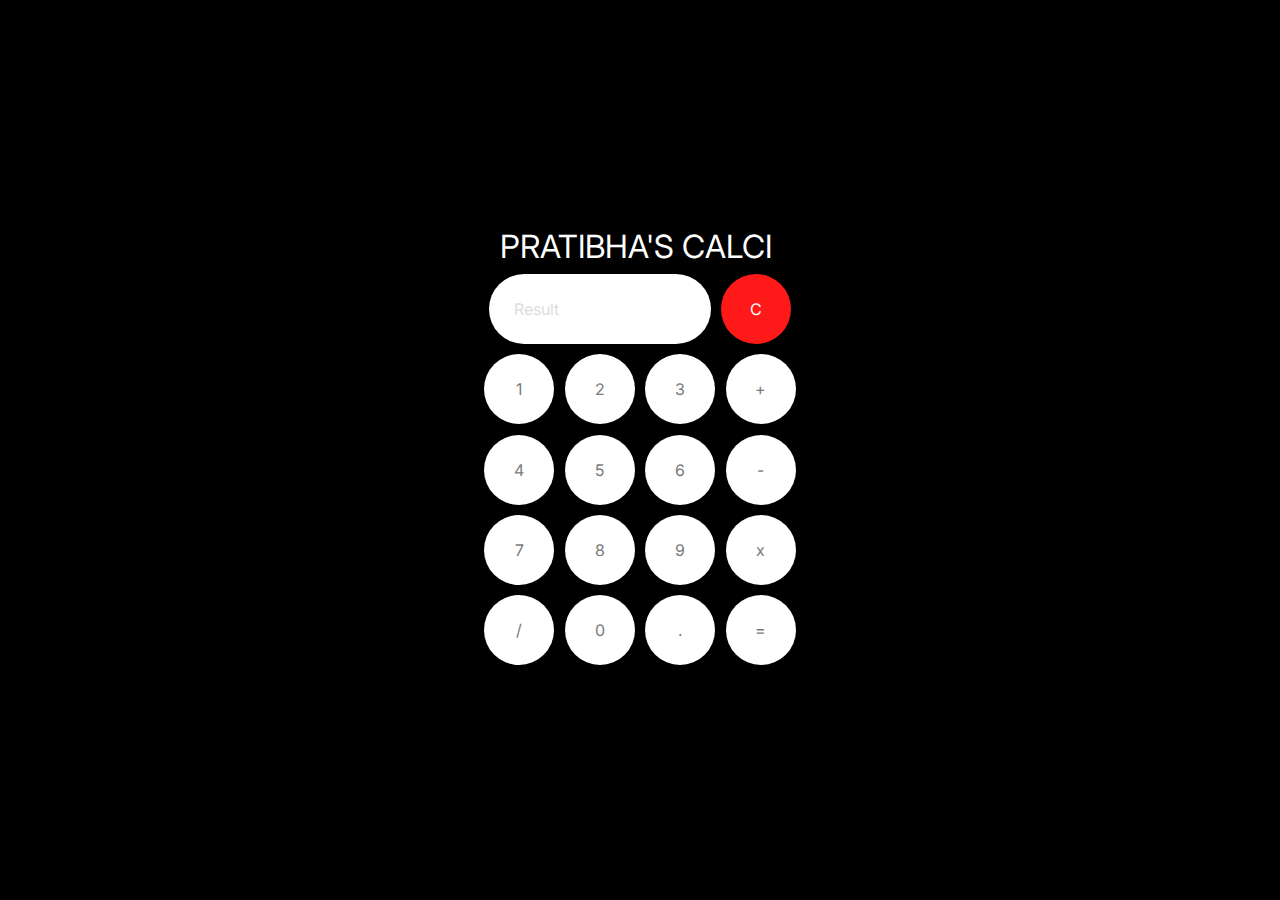
<file: calculator/index.html>
<!DOCTYPE html>
<html lang="en">

<head>
  <meta charset="utf-8" />
  <meta http-equiv="X-UA-Compatible" content="IE=edge" />
  <title>Calculator</title>
  <meta name="description" content="Simple Calculator With Dark Mode." />
  <meta name="viewport" content="width=device-width, initial-scale=1" />
  <link rel="icon" type="image/x-icon" href="assets/calculator.ico">
  <link rel="stylesheet" href="STYLE.css" id="theme" />
  <link rel="preconnect" href="https://fonts.googleapis.com">
  <link rel="preconnect" href="https://fonts.gstatic.com" crossorigin>
  <link href="https://fonts.googleapis.com/css2?family=Inter:wght@300;400&display=swap" rel="stylesheet">

</head>

<body>
  <div class="wrapper">
    <div class="container">
      <div class="header-container">
        <!-- This heading also notifies about the theme change.-->

        <h1 font-family: Georgia, 'Times New Roman', Times, serif;
        font size: 10px;>PRATIBHA'S CALCI</h1>

        <div class="top-buttons">
                 <button type="button" onclick="changeTheme()" class="theme-button">
                  </button>
        </div>
      </div>
      <div class="first-row">
        <input type="text" name="result" id="result" placeholder="Result" readonly />
        <input type="button" value="C" onclick="result.value=''" id="clear-button" />
      </div>
      <div class="second-row">
        <input type="button" value="1" onclick="liveScreen(1)" />
        <input type="button" value="2" onclick="liveScreen(2)" />
        <input type="button" value="3" onclick="liveScreen(3)" />
        <input type="button" value="+" onclick="liveScreen('+')" />
      </div>
      <div class="third-row">
        <input type="button" value="4" onclick=" liveScreen(4)" />
        <input type="button" value="5" onclick=" liveScreen(5)" />
        <input type="button" value="6" onclick=" liveScreen(6)" />
        <input type="button" value="-" onclick="liveScreen('-')" />
      </div>
      <div class="fourth-row">
        <input type="button" value="7" onclick="liveScreen(7)" />
        <input type="button" value="8" onclick="liveScreen(8)" />
        <input type="button" value="9" onclick=" liveScreen(9)" />
        <input type="button" value="x" onclick="liveScreen('*')" />
      </div>
      <div class="fifth-row">
        <input type="button" value="/" onclick="liveScreen('/')" />
        <input type="button" value="0" onclick="liveScreen(0)" />
        <input type="button" value="." onclick="liveScreen('.')" />
        <input type="button" value="=" onclick="calculate(result.value)" />
      </div>
    </div>
  </div>
  <script src="s.js">
  </script>
</body>

</html>
</file>
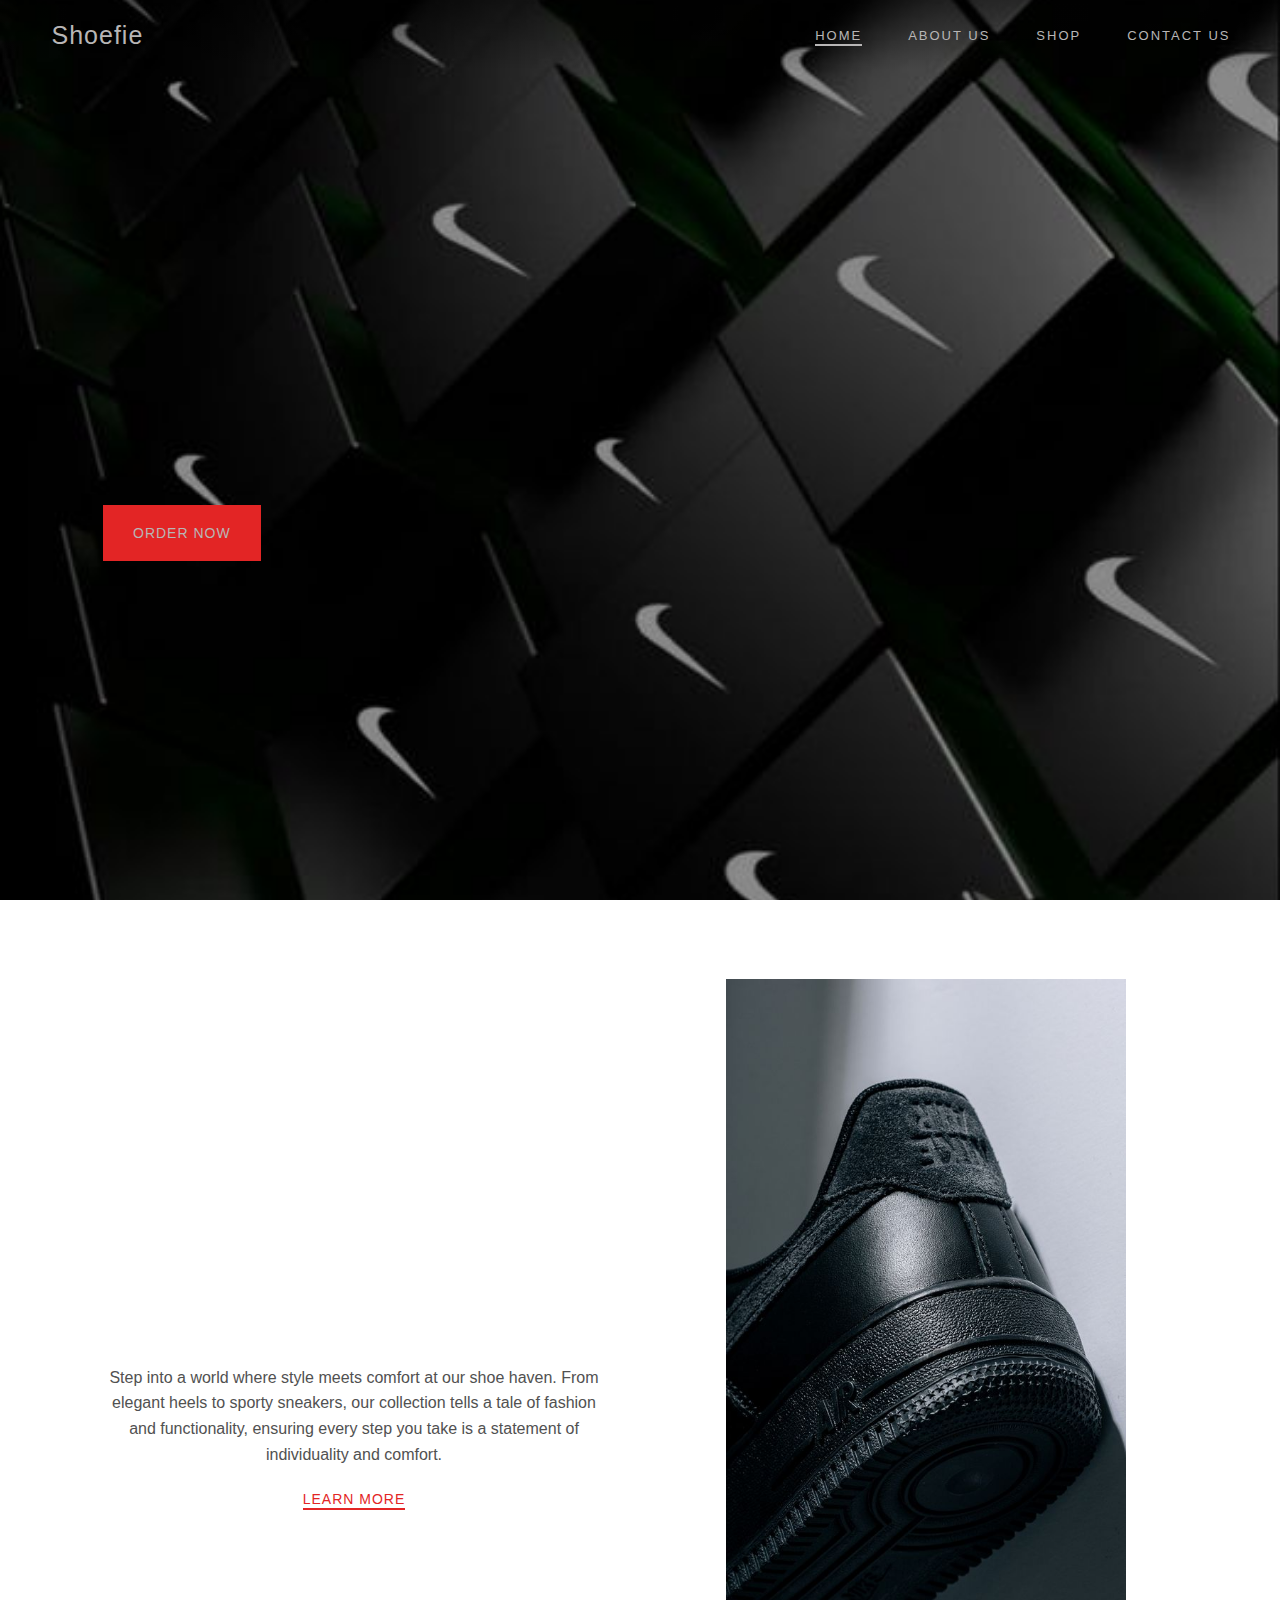
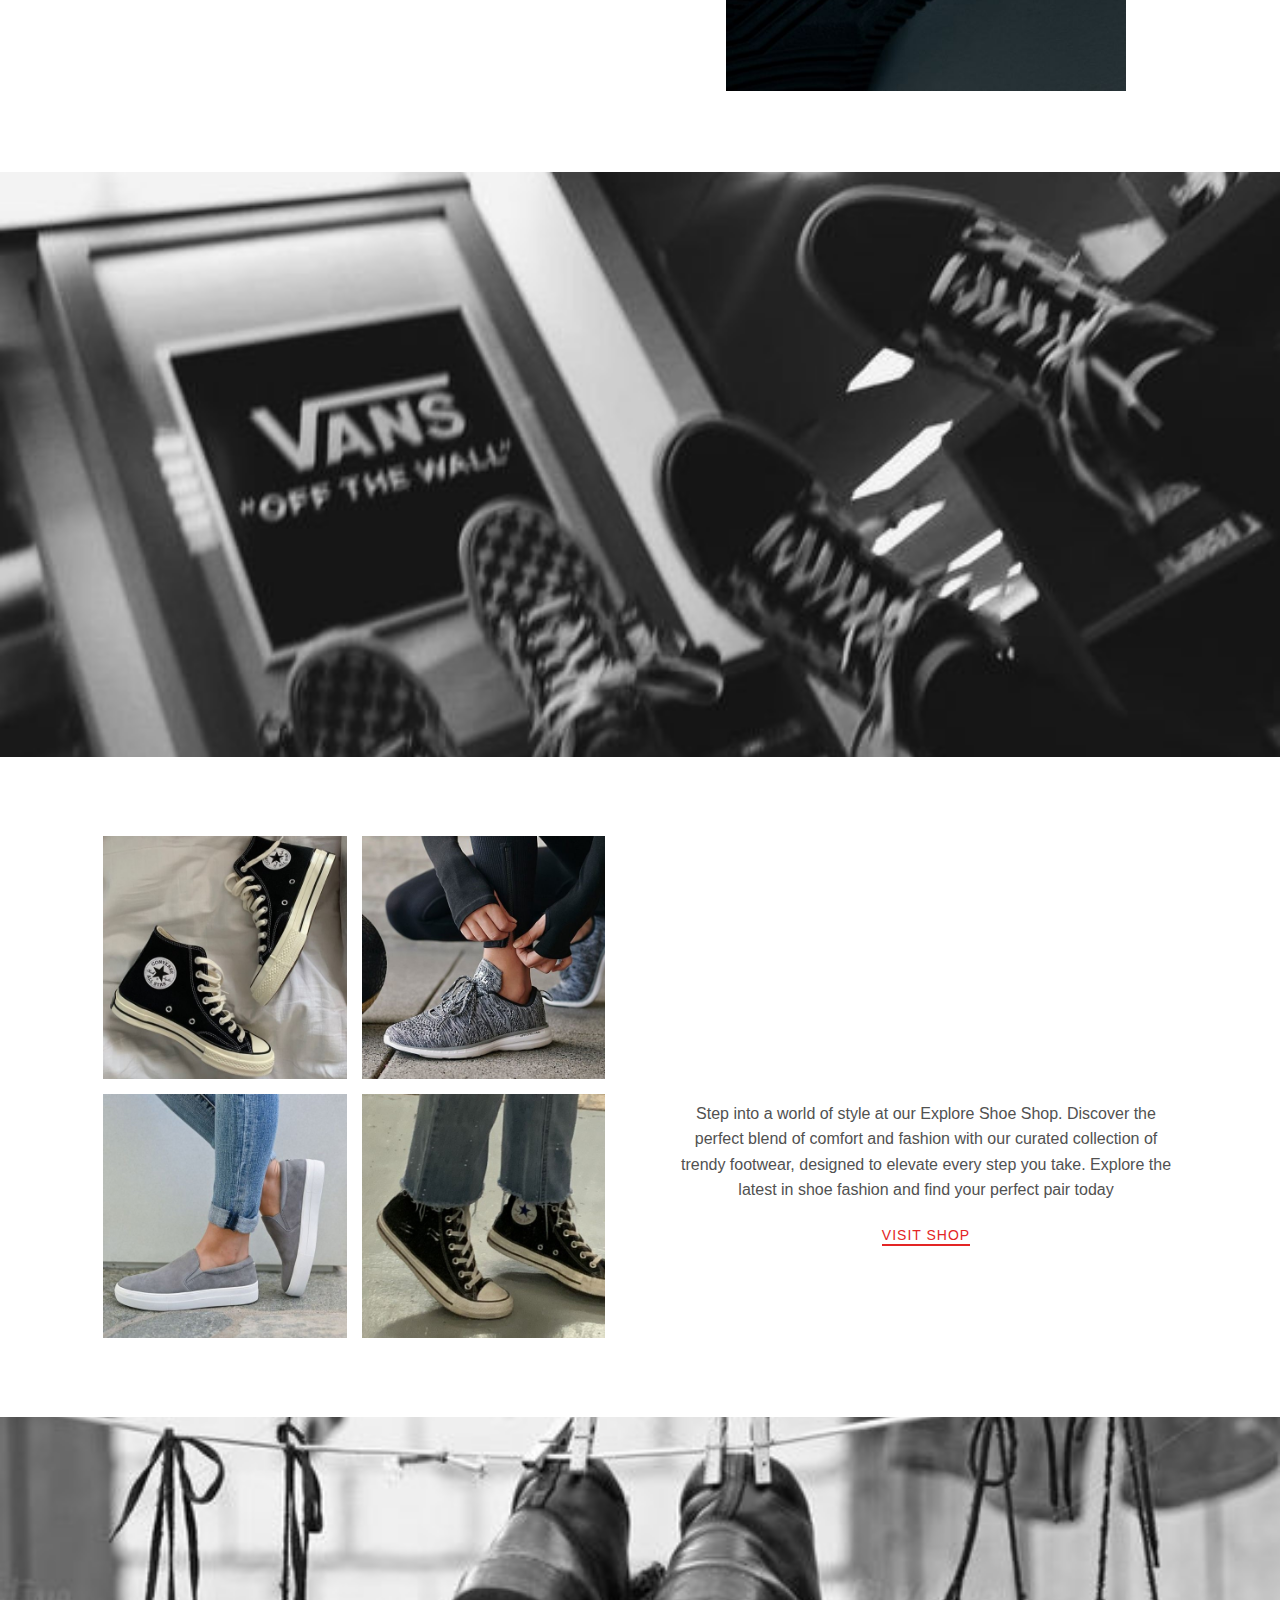
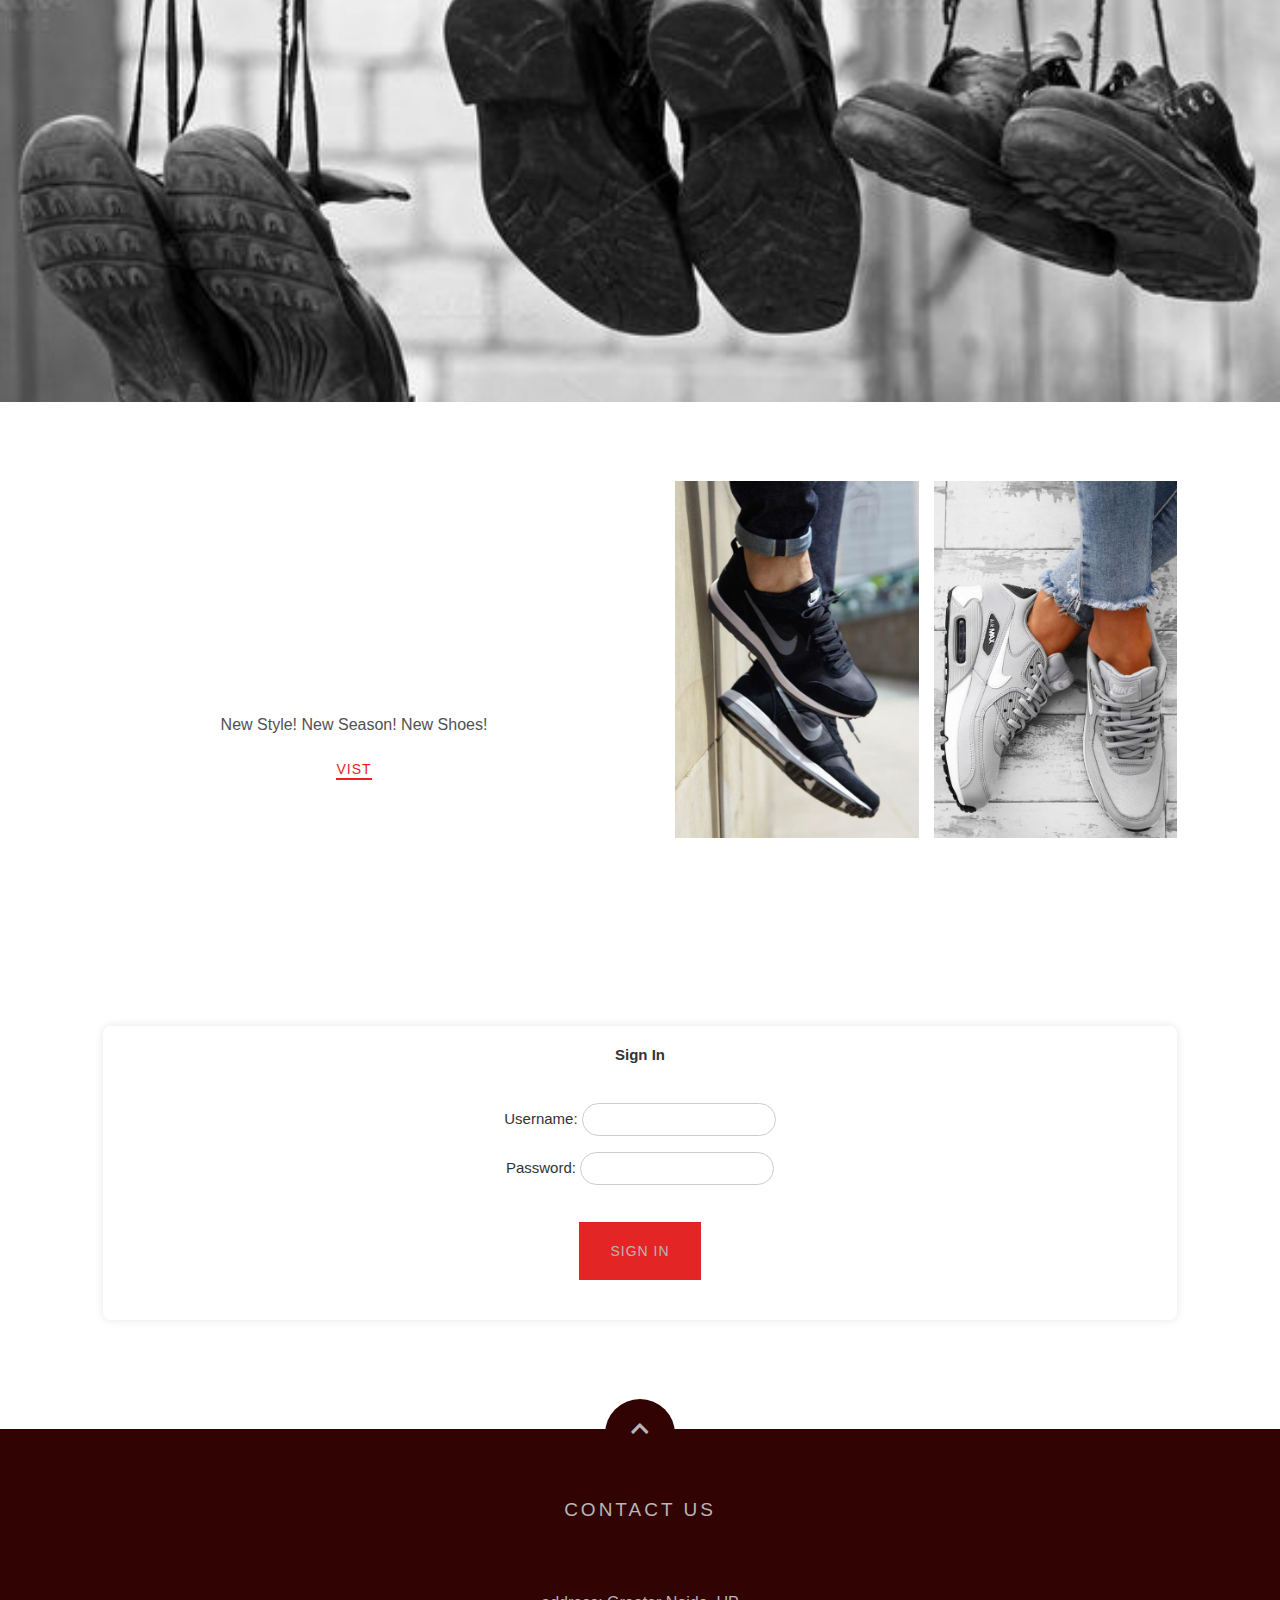
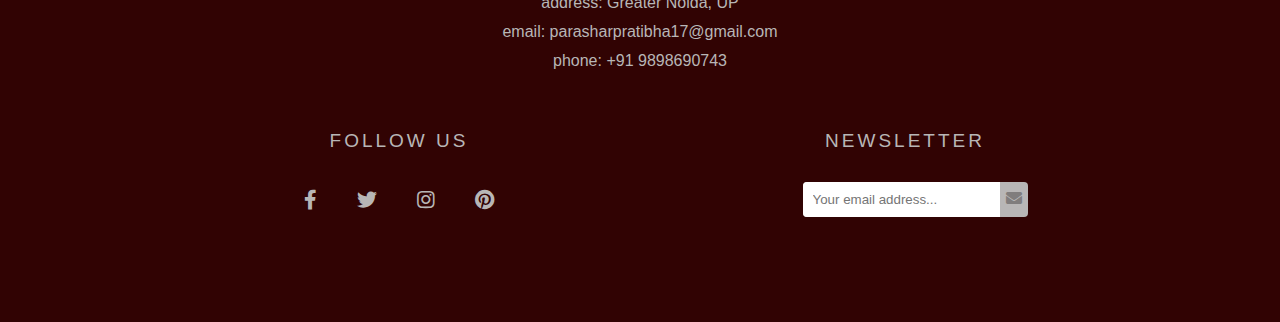
<file: Landing Page/index.html>
<!DOCTYPE html>
<html lang="en">
<head>
    <meta charset="UTF-8" />
    <meta name="viewport" content="width=device-width, initial-scale=1.0" />
    <title>Shoe- buy,wear,walk,run</title>
    <link rel="stylesheet" href="https://cdnjs.cloudflare.com/ajax/libs/font-awesome/5.15.3/css/all.min.css">
    <link rel="stylesheet" href="style.css" />
</head>

<body>
    <!-- HEADER -->
    <header>
        <div class="container">
            <nav class="navbar">
                <div class="menu-toggle">
                    <i class="fas fa-bars"></i>
                    <i class="fas fa-times"></i>
                </div>
                <a href="index.html" class="logo">Shoefie</a>
                <ul class="nav-list">
                    <li class="nav-item">
                        <a href="index.html" class="nav-link active">Home</a>
                    </li>
                    <li class="nav-item">
                        <a href="index.html#our-story" class="nav-link">About Us</a>
                    </li>
                    <li class="nav-item">
                        <a href="index.html#shop" class="nav-link">shop</a>
                    </li>
                    <li class="nav-item">
                        <a href="index.html#reservation" class="nav-link">contact Us</a>
                    </li>
                    
                </ul>
            </nav>
        </div>
    </header>

    <!-- HERO SECTION -->

    <section class="hero" id="hero">
        <div class="container">
            <h1 class="headline">just inhale <br> and buy them all.</h1>
            <a href="index.html#shop" class="btn btn-primary">Order Now</a>
        </div>
    </section>

    <!-- STORY SECTION -->

    <section id ="our-story" class="our-story" >
        <div class="container">
            <div class="row">
                <div class="description padding-right animate-left">
                    <div class="global-headline">
                        <h2 class="sub-headline">Discover</h2>
                        <h3 class="headline headline-dark">Our Story</h3>
                        <div class="asterisk"><i class="fas fa-asterisk"></i></div>
                    </div>
                    <p>
                        Step into a world where style meets comfort at our shoe haven. From elegant heels to sporty sneakers, our collection tells a tale of fashion and functionality, ensuring every step you take is a statement of individuality and comfort.
                    </p>
                    <a href="index.html" class="btn btn-secondary">Learn More</a>
                </div>
                <div class="image animate-right">
                    <img class="story-img" src="images/story-img.jpg" alt="bread" />
                </div>
            </div>
        </div>
    </section>

    <!-- STYLISHNESS -->
    <section class="always-fresh shared">   
        <div class="container">
            <div class="global-headline">
                <div class="animate-top">
                    <h2 class="sub-headline">Stylish And</h2>
                </div>
                <div class="animate-bottom">
                    <h3 class="headline headline-dark">Comfy</h3>
                </div>
            </div>
        </div>
    </section>

    <!-- EXPLORE SHOP -->
    <section id="shop" class="shop">
        <div class="container">
            <div class="row">
                <div class="image-group padding-right animate-left">
                    <img src="images/square-1.jpg" alt="image" />
                    <img src="images/square-2.jpg" alt="image" />
                    <img src="images/square-3.jpg" alt="image" />
                    <img src="images/square-4.jpg" alt="image" />
                </div>
                <div class="description animate-right">
                    <div class="global-headline">
                        <h2 class="sub-headline">Explore</h2>
                        <h3 class="headline headline-dark">shop</h3>
                        <div class="asterisk"><i class="fas fa-asterisk"></i></div>
                    </div>
                    <p>
                        Step into a world of style at our Explore Shoe Shop. Discover the perfect blend of comfort and fashion with our curated collection of trendy footwear, designed to elevate every step you take. Explore the latest in shoe fashion and find your perfect pair today
                    </p>
                    <a href="index.html" class="btn btn-secondary">Visit Shop</a>
                </div>
            </div>
        </div>
    </section>

    <!-- comfortness -->
    <section class="tasty shared">
        <div class="container">
            <div class="global-headline">
                <div class="animate-top">
                    <h2 class="sub-headline">Always</h2>
                </div>
                <div class="animate-bottom">
                    <h3 class="headline headline-dark">Comforts</h3>
                </div>
            </div>
        </div>
    </section>

    <!-- SHOEFIE'S SPECIAL -->
    <section class="delight">
        <div class="container">
            <div class="row">
                <div class="description padding-right animate-left">
                    <div class="global-headline">
                        <h2 class="sub-headline">shoefie's</h2>
                        <h3 class="headline headline-dark">special</h3>
                        <div class="asterisk"><i class="fas fa-asterisk"></i></div>
                    </div>
                    <p>
                        New Style! New Season! New Shoes!
                    </p>
                    <a href="#" class="btn btn-secondary">Vist</a>
                </div>
                <div class="image-group animate-right">
                    <img class="animate-top"
                         src="images/1.jpg"
                         alt="bread" />
                    <img class="animate-bottom"
                         src="images/2.jpg"
                         alt="bread" />
                </div>
            </div>
        </div>
    </section>
    
    <section id="reservation" class="reservation">
        <div class="container">
            <div class="reservation__container">
                 <div class="container" 
                 style="background-color: #fff;
                 padding: 20px;
                 border-radius: 8px;
                 box-shadow: 0 0 10px rgba(0, 0, 0, 0.1);">
                    <h2 
                    style="text-align: center;
                    color: #333;">
                    Sign In
                    </h2>
                    <form action="#" class="reservation__form" 
                    style="display: flex;
                    flex-direction: column; 
                    flex-wrap: nowrap; 
                    justify-content: 
                    space-around; 
                    align-content: stretch;">
                    <class="headline headline-dark> 
                    <div style=" text-align: center;">
                        <label for="username" 
                            style=" margin-bottom: 20px;
                            color: #333; 
                            font-size: 15px; 
                            text-align: center;"> 
                                Username:
                        </label>
                      <input type="text" id="username" name="username" required 
                        style="padding: 8px;
                        margin-bottom: 16px;
                        border: 1px solid #ccc;
                        border-radius: 20px" ><br>
                    </div>
                    <div style=" text-align: center;">
                        <label for="password" 
                            style=" margin-bottom: 20px;
                            color: #333; 
                            font-size: 15px ; 
                            text-align: center;">
                            Password:
                        </label>
                        <input type="password" id="password" name="password" required 
                            style="padding: 8px;
                            margin-bottom: 16px;
                            border: 1px solid #ccc;
                            border-radius: 20px">
                    </div>
                    </class><br>
                    <div style=" text-align: center;">
                      <button class="btn btn-primary submit__reservation" style="margin-top: 10px">Sign In</button>
                    </div>
                    </form>
                  </div>
            </div>
        </div>
    </section>
    <!-- FOOTER -->
    <footer>
        <div class="container">
            <div class="back-to-top">
                <a href="#hero"><i class="fas fa-chevron-up"></i></a>
            </div>
            <div class="footer__content">
                <div class="footer__content-about animate-top">
                    <h4>Contact us</h4>
                    <div class="asterisk"><i class="fas fa-asterisk"></i></div>
                    <p>
                        address: Greater Noida, UP<br>
                        email: parasharpratibha17@gmail.com<br>
                        phone: +91 9898690743<br>
                    </p>
                </div>
                <div class="footer__content-divider animate-bottom">
                    <div class="social-media">
                        <h4>Follow Us</h4>
                        <ul class="social-icons">
                            <li>
                                <a href="#">
                                    <i class="fab fa-facebook-f"></i>
                                </a>
                            </li>
                            <li>
                                <a href="#">
                                    <i class="fab fa-twitter"></i>
                                </a>
                            </li>
                            <li>
                                <a href="#">
                                    <i class="fab fa-instagram"></i>
                                </a>
                            </li>
                            <li>
                                <a href="#">
                                    <i class="fab fa-pinterest"></i>
                                </a>
                            </li>
                        </ul>
                    </div>
                    <div class="newsletter-container">
                        <h4>Newsletter</h4>
                        <form action="" class="newsletter-form">
                            <div class="newsletter-form-box">
                                <input type="text"
                                       class="newsletter-input"
                                       placeholder="Your email address..." />
                                <button class="newsletter-btn" type="submit">
                                    <i class="fas fa-envelope"></i>
                                </button>
                            </div>
                        </form>
                    </div>
                </div>
            </div>
        </div>
    </footer>
</body>
</html>
</file>
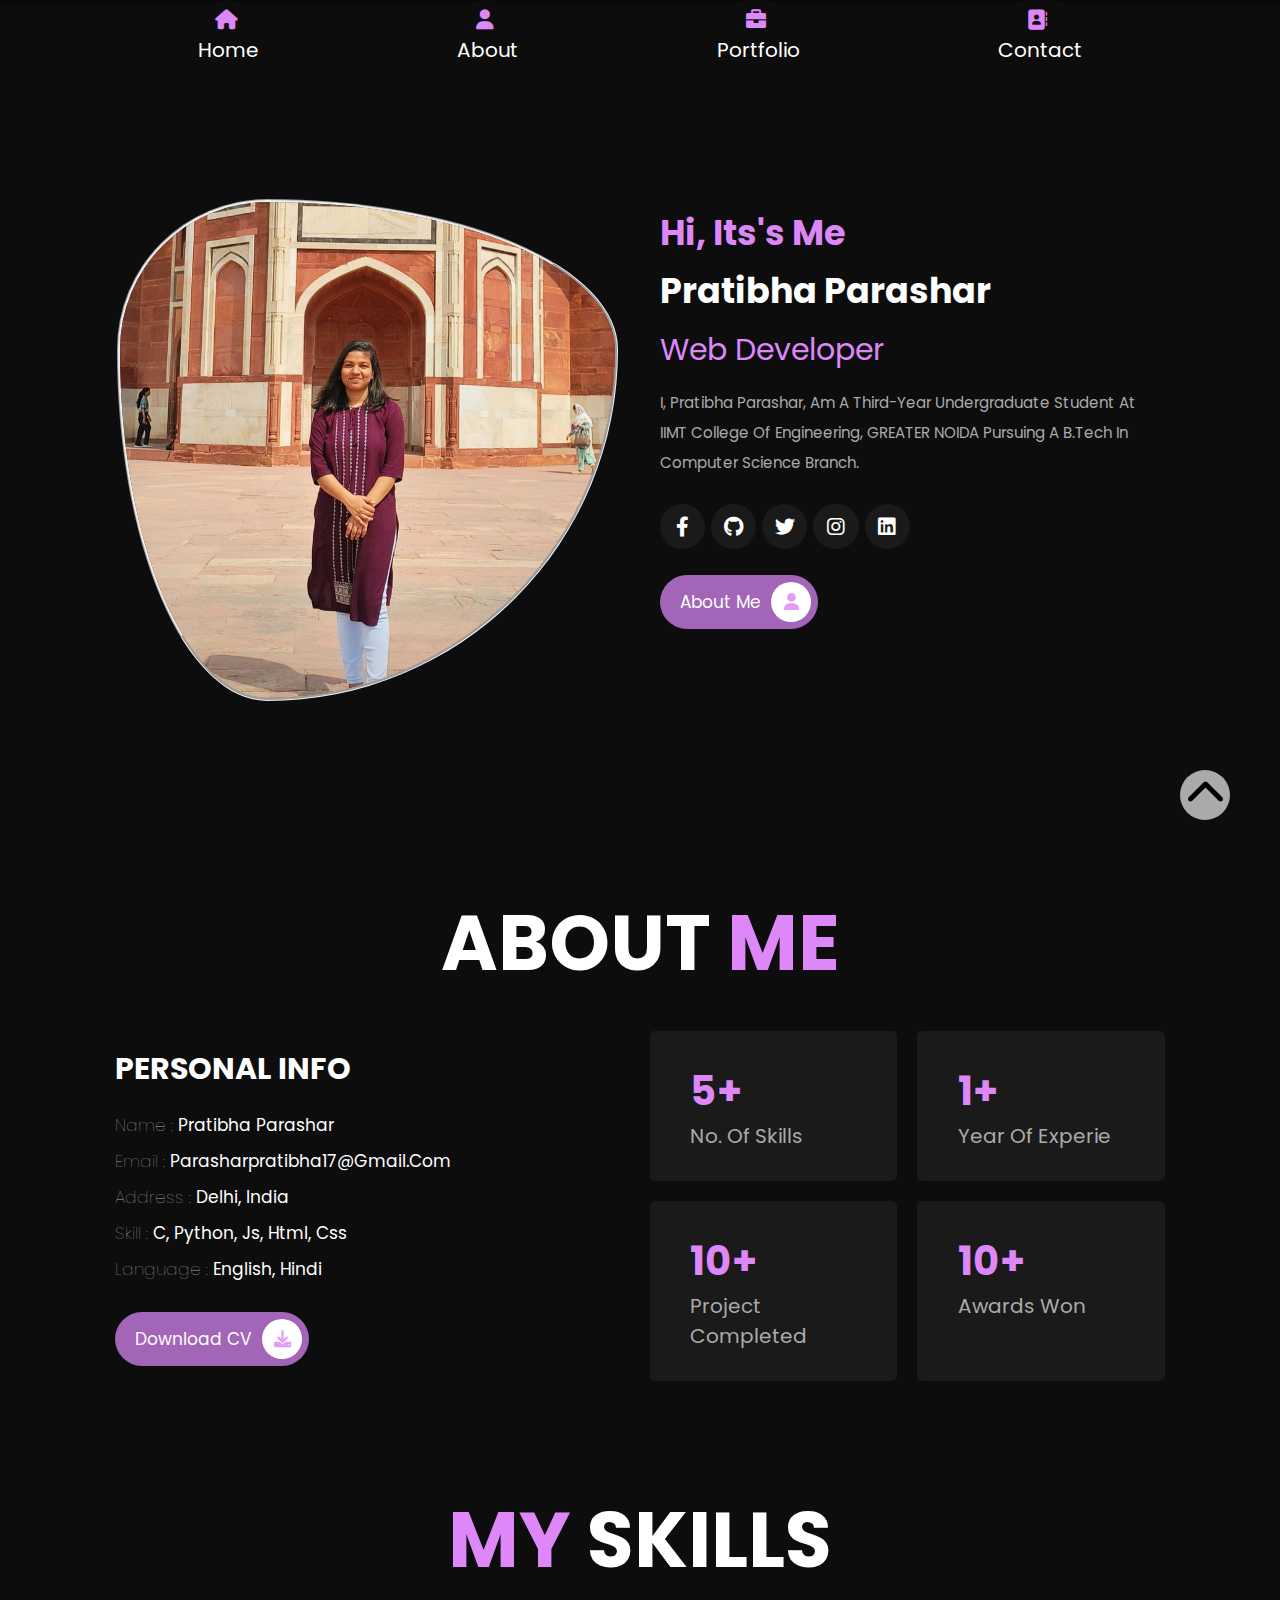
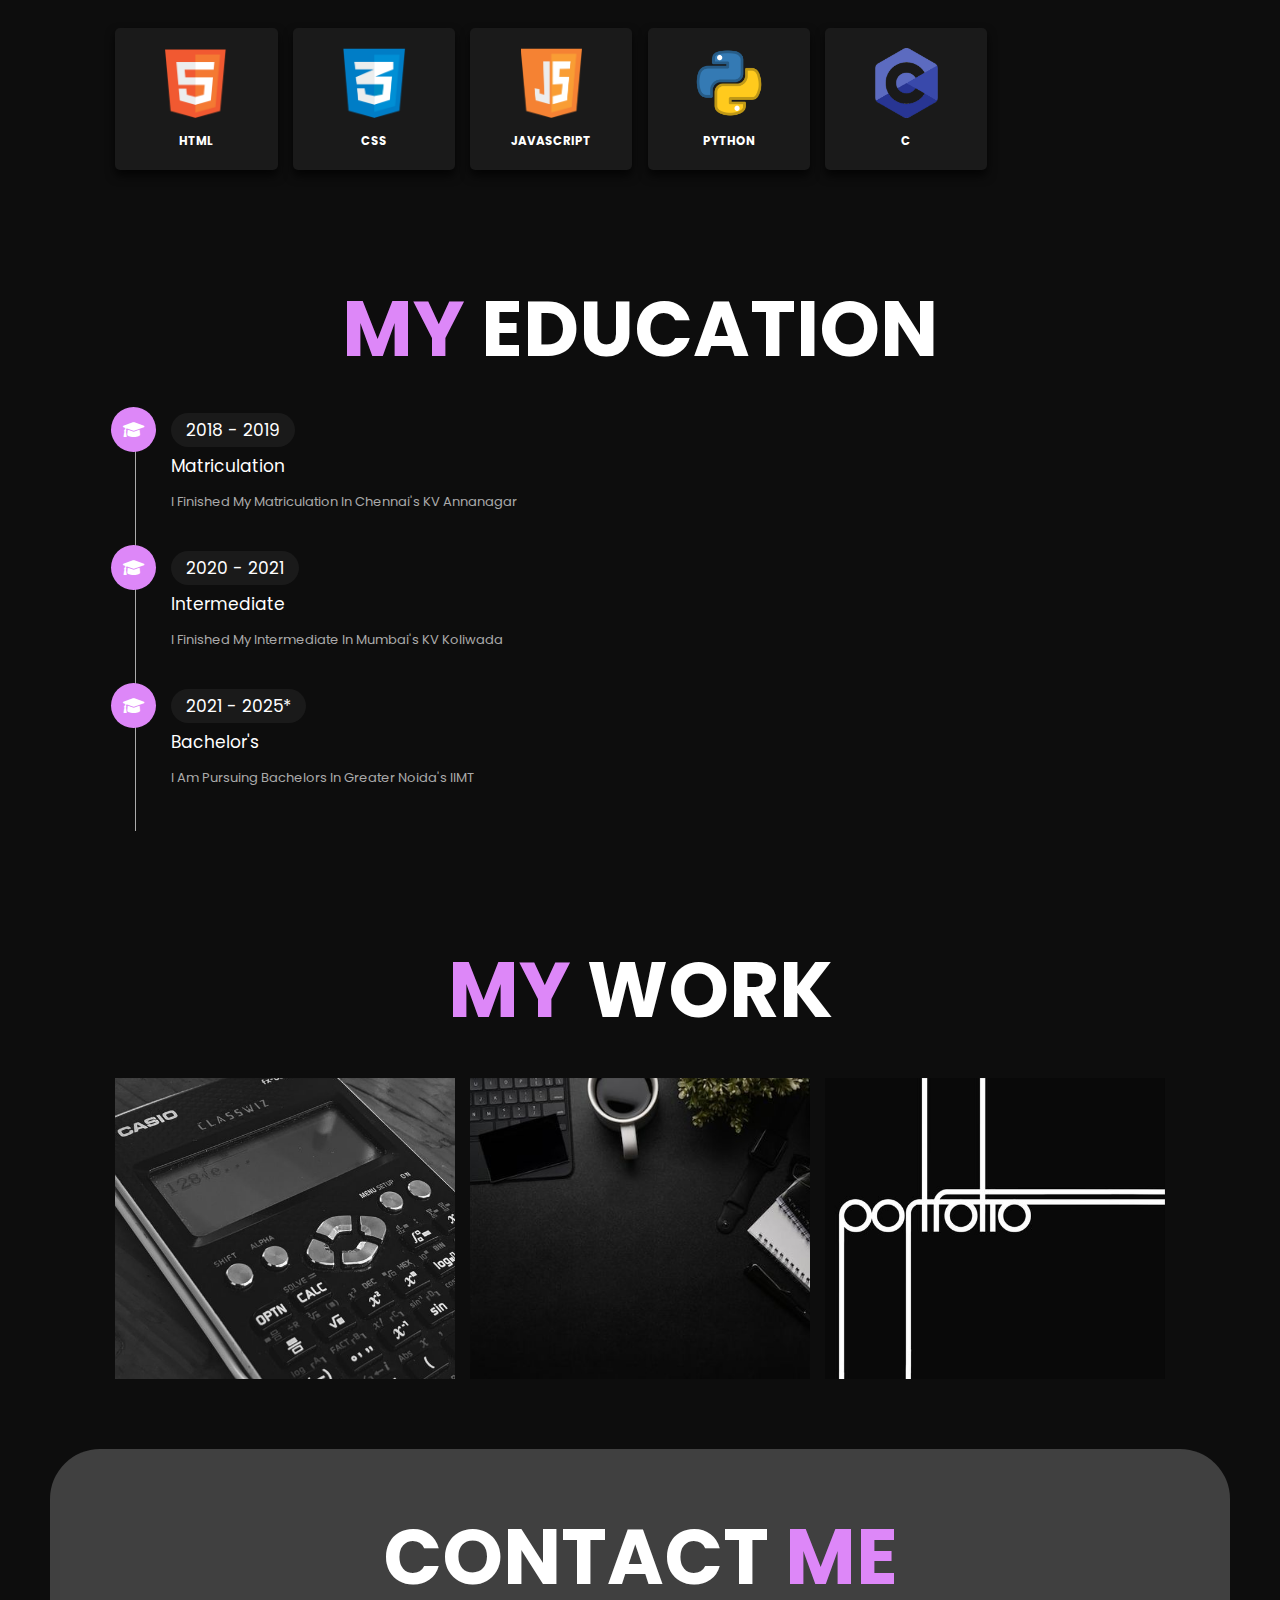
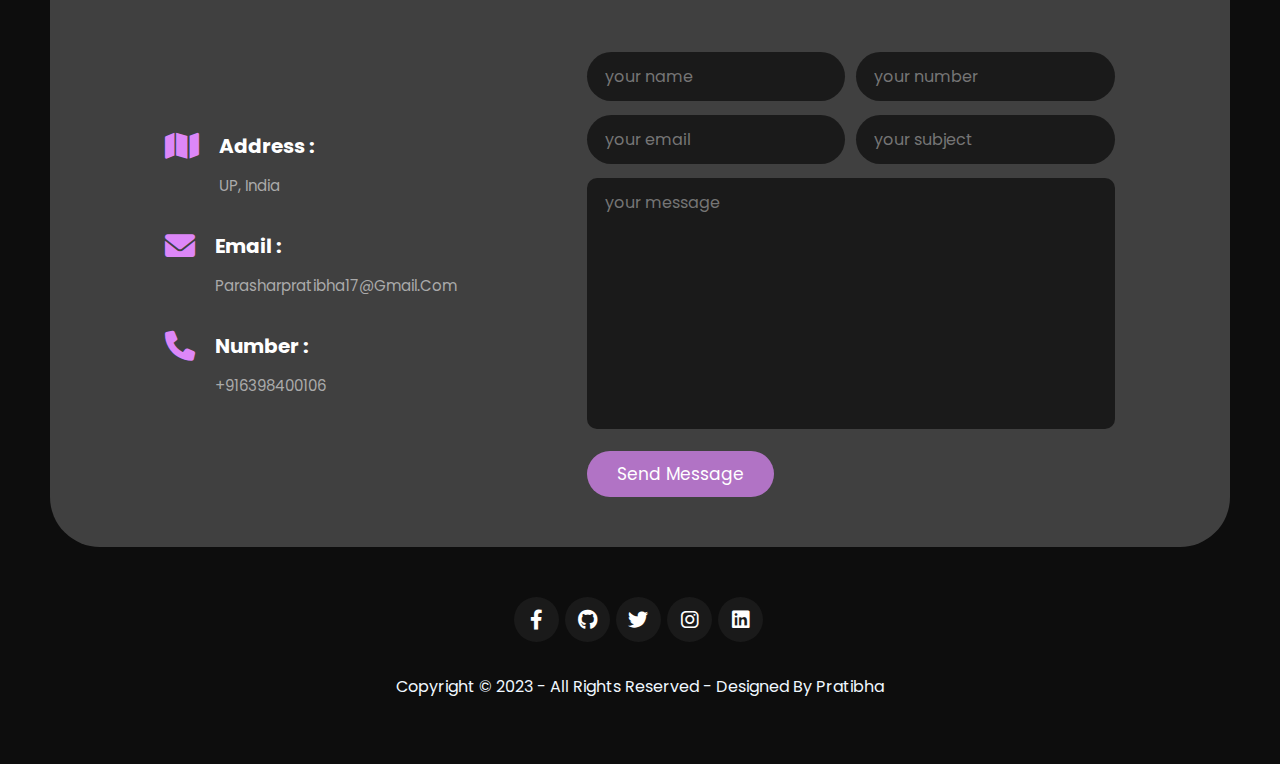
<file: porfolio/index.html>
<!DOCTYPE html>
<html>
<head>
	<title>Home</title>
	<link rel="stylesheet" type="text/css" href="style.css">
	<link rel="stylesheet"  href="https://cdnjs.cloudflare.com/ajax/libs/font-awesome/6.0.0/css/all.min.css">

</head>
<body>
<section id="home" class="home">
<header>
    <div class="container">
        
        <nav class="navbar">
            <a href="index.html"> <i class="fas fa-home"></i> Home </a>
            <a href="index.html#about"> <i class="fas fa-user"></i> About </a>
            <a href="index.html#portfolio"> <i class="fas fa-briefcase"></i> Portfolio </a>
            <a href="index.html#contact"> <i class="fas fa-address-book"></i> Contact </a>
        </nav>
    </div>
</header>



    <div class="image" style="padding-top: 70px;">
        <img src="me.jpg">
    </div>

    <div class="content">
        <h3 style="color: rgb(221, 135, 248);">Hi, Its's Me </h3>
            <h3> Pratibha Parashar</h3>
        <span>Web Developer</span>
        <p>I, Pratibha Parashar, am a third-year undergraduate student at IIMT College of Engineering, GREATER NOIDA pursuing a B.Tech in Computer Science Branch.
        </p>
        <br>
        <div class="share">
            <a href="#" target="_blank" class="fab fa-facebook-f"></a>
            <a href="https://github.com/Pratibha-03" target="_blank" class="fab fa-github"></a>
            <a href="https://twitter.com/prati_03" target="_blank" class="fab fa-twitter"></a>
            <a href="https://www.instagram.com/ahbitarp_03/"target="_blank" class="fab fa-instagram"></a>
            <a href="https://www.linkedin.com/in/pratibha-parashar-01b848260/"target="_blank" class="fab fa-linkedin"></a>
        </div>
        <br>
        <a href="index.html#about" class="btn">About Me<i class="fas fa-user"></i></a>
    </div>
</section>
<section id="about" class="about">
    <h1 class="heading"> About <span>Me</span> </h1>
    <div class="row">
        <div class="info-container">
            <h1>personal info</h1>
            <div class="box-container">

                <div class="box">
                    <h3><span>Name : </span>Pratibha Parashar</h3>
                    <h3><span>Email : </span>parasharpratibha17@gmail.com</h3>
                    <h3><span>Address : </span>Delhi, India</h3>
                    <h3><span>Skill : </span>c, python, js, html, css</h3>
                    <h3><span>Language : </span>English, Hindi</h3>
                </div>

            </div>
            <a href="https://drive.google.com/file/d/1nuI24ichK4IXntyRZ7xCguQOjxI_KyM0/view?usp=sharing" target="_blank" class="btn">Download CV<i class="fas fa-download"></i></a>
        </div>

        <div class="count-container">

            <div class="box">
                <h3>5+</h3>
                <p>no. of skills</p>
            </div>

            <div class="box">
                <h3>1+</h3>
                <p>Year Of Experie</p>
            </div>

            <div class="box">
                <h3>10+</h3>
                <p>Project Completed</p>
            </div>

            <div class="box">
                <h3>10+</h3>
                <p>Awards Won</p>
            </div>
            
        </div>

    </div>
</section>

<section class="skills">

    <h1 class="heading"><span>my</span> skills</h1>

    <div class="box-container">
        
        <div class="box">
            <a href="https://en.wikipedia.org/wiki/HTML" target="_blank" >
            <img src="images/icon-1.png">
            </a>
            <h3>html</h3>
        </div>

        <div class="box">
            <a href="https://en.wikipedia.org/wiki/CSS" target="_blank" >
            <img src="images/icon-2.png">
            </a>
            <h3>css</h3>
        </div>

        <div class="box">
            <a href="https://en.wikipedia.org/wiki/JavaScript" target="_blank" >
            <img src="images/icon-3.png">
            </a>
            <h3>javascript</h3>
        </div>

        <div class="box">
            <a href="https://en.wikipedia.org/wiki/Python_(programming_language)" target="_blank" >
            <img src="images/icon-4.png">
            </a>
            <h3>python</h3>
        </div>

        <div class="box">
            <a href="https://en.wikipedia.org/wiki/C_(programming_language)" target="_blank" >
            <img src="images/icon-5.png">
            </a>
            <h3>c</h3>
        </div>

    </div>
</section>

<section class="education">

    <h1 class="heading"><span>my</span> education</h1>

    <div class="box-container" id="testing">
        <div class="box" >
            <i class="fas fa-graduation-cap"></i>
            <span>2018 - 2019</span>
            <h3>Matriculation</h3>
            <p>i finished my Matriculation in Chennai's KV Annanagar</p>
        </div>
        

        <div class="box">
            <i class="fas fa-graduation-cap"></i>
            <span>2020 - 2021</span>
            <h3>Intermediate</h3>
            <p>i finished my intermediate in Mumbai's KV Koliwada</p>
        </div>

        <div class="box">
            <i class="fas fa-graduation-cap"></i>
            <span>2021 - 2025*</span>
            <h3>Bachelor's</h3>
            <p>i am pursuing bachelors in Greater Noida's IIMT</p>
        </div>

    </div>
    
</section>
<section id="portfolio" class="portfolio">

    <h1 class="heading"> <span>my</span> work</h1>

    <div class="box-container">
        <div class="box">
            <img src="images/img-1.jpg">
            <div class="content">
                <h3>Project 01</h3>
                <p>
                    Calculator
                </p>
                <a href="http://127.0.0.1:5500/New%20folder/CODSOFT/calci/index.html" target="_blank">Read More</a>
            </div>
        </div>

        <div class="box">
            <img src="images/img-2.jpg">
            <div class="content">
                <h3>Project 02</h3>
                <p>
                    Landing Page
                </p>
                <a href="http://127.0.0.1:5500/New%20folder/CODSOFT/Landing%20Page/index.html "target="_blank">Read More</a>
            </div>
        </div>

        <div class="box">
            <img src="images/img-3.jpg">
            <div class="content">
                <h3>Project 03</h3>
                <p>
                    Portfolio
                </p>
                <a href="#" target="_blank">Read More</a>
            </div>
        </div>

    

    
</section>
<section  id="contact" class="contact" >
   
    <h1 class="heading"> contact <span>me</span> </h1>
    
    <div class="row">
    
        <div class="info-container">
    
                    <div class="box-container">
    
                <div class="box">
                    <i class="fas fa-map"></i>
                    <div class="info">
                        <h3>address :</h3>
                        <p>UP, India</p>
                    </div>
                </div>
    
                <div class="box">
                    <i class="fas fa-envelope"></i>
                    <div class="info">
                        <h3>email :</h3>
                        <p>parasharpratibha17@gmail.com</p>
                    </div>
                </div>
    
                <div class="box">
                    <i class="fas fa-phone"></i>
                    <div class="info">
                        <h3>number :</h3>
                        <p>+916398400106</p>
                    </div>
                </div>
    
            </div>
    
        
    
        </div>
    
        <form action="">
    
            <div class="inputBox">
                <input type="text" placeholder="your name">
                <input type="number" placeholder="your number">
            </div>
    
            <div class="inputBox">
                <input type="email" placeholder="your email">
                <input type="text" placeholder="your subject">
            </div>
    
            <textarea name="" placeholder="your message" id="" cols="30" rows="10"></textarea>
    
            <input type="submit" value="send message" class="btn">
    
        </form>
    
    </div>
    </section>
    <footer>
        <div class="share">
            <a href="#" target="_blank" class="fab fa-facebook-f"></a>
            <a href="https://github.com/Pratibha-03" target="_blank" class="fab fa-github"></a>
            <a href="https://twitter.com/prati_03" target="_blank" class="fab fa-twitter"></a>
            <a href="https://www.instagram.com/ahbitarp_03/"target="_blank" class="fab fa-instagram"></a>
            <a href="https://www.linkedin.com/in/pratibha-parashar-01b848260/"target="_blank" class="fab fa-linkedin"></a>
        </div>
        <br>
        <br>
        <p style="color: aliceblue; font-size:medium;">Copyright &copy; 2023 - All rights reserved - Designed By Pratibha</p>
    </footer>
        <a class="back-to-top" href="#home"><i class="fas fa-chevron-up"></i></a>

</body>
</html>
</file>
<file: calculator/STYLE.css>
* {
    box-sizing: border-box;
    padding: 0;
    margin: 0;
    font-family: Inter, -apple-system, BlinkMacSystemFont, 'Segoe UI', 'Open Sans';
    -webkit-appearance: none;
  }

  ::placeholder {
    color: rgb(221, 221, 221);
  }

  .wrapper {
    height: 100vh;
    width: 100%;
    display: flex;
    justify-content: center;
    flex-direction: column;
    align-items: center;
    background-color: rgb(20, 19, 19);
    transition: 0.8s all;
  }

  h1 {
    margin-bottom: 1.5%;
    color: #fff;
    font-weight: normal;
  }

  .container {
    width: 350px;
    display: flex;
    justify-content: center;
    flex-direction: column;
    align-items: center;
  }

  .header-container {
    display: flex;
    justify-content: space-between;
    align-items: center;
    width: 80%;
  }

  .top-buttons {
    display: flex;
    align-items: center;

  }

  input {
    padding: 25px;
    color: rgb(255, 255, 255);
    font-size: 1em;
    cursor: pointer;
    width: 70px;
    background-color: rgb(47, 51, 50);
    border: none;
    outline: none;
    border-radius: 100px;
    margin: 0.2em;
  }

  .first-row,
  .second-row,
  .third-row,
  .fourth-row,
  .fifth-row {
    margin-bottom: 4px;
  }

  input[type="text"] {
    background-color: rgb(47, 51, 50);
    width: 222.5px;
  }

  input[type="button"]:hover {
    background-color: rgb(101, 101, 101);
    color: #fff;
  }

  #clear-button {
    color: #fff;
    background-color: rgb(255, 42, 42);
  }

  a {
    text-decoration: none;
    color: #fff;
  }

  #github-icon {
    margin-right: 10px;
  }

  .theme-button {
    all: unset;
    cursor: pointer;
  }

 

*


{
    box-sizing: border-box;
    padding: 0;
    margin: 0;
    font-family: Inter, -apple-system, BlinkMacSystemFont, 'Segoe UI', 'Open Sans';
    -webkit-appearance: none;
  }

  .wrapper {
    height: 100vh;
    width: 100%;
    display: flex;
    justify-content: center;
    flex-direction: column;
    align-items: center;
    background-color: rgb(0, 0, 0);
    transition: 0.8s all;
  }

  h1 {
    margin-bottom: 1.5%;
    color: #fff;
    font-weight: normal;
  }

  .container {
    width: 350px;
    display: flex;
    justify-content: center;
    flex-direction: column;
    align-items: center;
  }

  .header-container {
    display: flex;
    justify-content: space-between;
    align-items: center;
    width: 80%;
  }

  .top-buttons {
    display: flex;
    align-items: center;
  }

  input {
    padding: 25px;
    color: rgb(87, 87, 87);
    font-size: 1em;
    cursor: pointer;
    width: 70px;
    background-color: #fff;
    border: none;
    outline: none;
    border-radius: 100px;
    margin: 0.2em;
  }

  .first-row,
  .second-row,
  .third-row,
  .fourth-row,
  .fifth-row {
    margin-bottom: 4px;
  }

  input[type="button"] {
    color: rgb(122, 122, 122);        
  }

  input[type="text"] {
    background-color: rgb(255, 255, 255);
    width: 222.5px;
  }

  input[type="button"]:hover {
    background-color: rgb(2, 178, 194);
    color: #fff;
  }

  #clear-button {
    color: #fff;
    background-color: rgb(255, 25, 25);
  }

  a {
    text-decoration: none;
    color: #fff;
  }

  .toast{
    font-family: Georgia, 'Times New Roman', Times, serif;
    font size: 10px;
  }
</file>
<file: Landing Page/style.css>
*,
*::before,
*::after {
    margin: 0;
    padding: 0;
    box-sizing: border-box;
}

:root {
    --main-font: 'Source Sans Pro', sans-serif;
    --secondary-font: 'Poiret One', cursive;
    --body-font: 'Cabin', sans-serif;
    --headings-font: 'Herr Von Muellerhoff', cursive;
    --main-font-color-dark: #807d7d;
    --secondary-font-color: #e32525;
    --body-font-color: #515151;
    --white-color: #b8b6b6;
    --dark-bg: #310303;
}

html {
    font-family: var(--body-font);
    font-size: 10px;
    color: var(--body-font-color);
    scroll-behavior: smooth;
}

body {
    overflow-x: hidden;
}

section {
    padding: 3.9rem 0;
    overflow: hidden;
}

img {
    width: 100%;
    max-width: 100%; 
}

a {
    text-decoration: none;
}

p {
    font-size: 1.6rem;
}

ul {
    list-style: none;
}

.container {
    width: 100%;
    max-width: 122.5rem;
    margin: 0 auto;
    padding: 0 2.4rem;
}

/* HEADER */

header {
    width: 100%;
    position: absolute;
    top: 0;
    left: 0;
    z-index: 1;
    background-image: linear-gradient(to bottom,rgba(0,0,0,0.5), transparent);
}

.navbar {
    height: 7rem;
    display: flex;
    align-items: center;
    justify-content: space-between;
}

.logo {
    font-size: 2.5rem;
    color: var(--white-color);
    letter-spacing: .1rem;
    transition: color .4s;
}

.logo:hover {
    color: var(--secondary-font-color);
}

.menu-toggle {
    color: var(--white-color);
    font-size: 2.2rem;
    position: absolute;
    top: 50%;
    transform: translateY(-50%);
    right: 2.5rem;
    cursor: pointer;
    z-index: 1500;
}

.fa-times {
    display: none;
}

.nav-list {
    list-style: none;
    position: fixed;
    top: 0;
    left: 0;
    width: 80%;
    min-height: 100vh;
    background-color: var(--main-font-color-dark);
    padding: 4.4rem;
    display: flex;
    flex-direction: column;
    justify-content: space-around;
    z-index: 1250;
    transform: translateX(-100%);
    transition: transform .5s;
}

.navbar::before {
    content: '';
    position: fixed;
    top: 0;
    left: 0;
    width: 100vw;
    height: 100vh;
    background-color: rgba(0,0,0,0.8);
    z-index: 1000;
    opacity: 0;
    transform: scale(0);
    transition: opacity 0.5s;
}

.show .fa-times {
    display: block;
}

.show .fa-bars {
    display: none; 
}

.show .nav-list {
    transform: translateX(0);
}

.show .nav::before {
    opacity: 1;
    transform: scale(1);
}

.nav-item {
    border-bottom: 2px solid rgba(255,255,255,.3);
}

.nav-link {
    display: block;
    color: var(--white-color);
    font-size: 1.4rem;
    text-transform: uppercase;
    letter-spacing: 2px;
    margin-right: -2px;
    transition: color .5s;
}

.nav-link:hover {
    color: var(--secondary-font-color);
}

/* HERO SECTION*/

.hero {
    width: 100%;
    height: 100vh;
    background: url("images/hero-bg.jpg") center no-repeat;
    background-size: cover;
    display: flex;
    align-items: center;
}

.headline {
    font-family: var(--main-font);
    font-size: 3.5rem;
    font-weight: 900;
    color: var(--white-color);
    text-transform: uppercase;
    letter-spacing: .5rem;
    margin-right: -.5rem;
    opacity: 0;
    animation-name: scaleBigger;
    animation-duration: .5s;
    animation-fill-mode: both;
}

h1.headline {
    font-family: var(--secondary-font);
    margin-bottom: 4rem;
    font-weight: 400;
    font-size: 5.5rem;
    opacity: 0;
    animation-name: scaleBigger;
    animation-duration: .5s;
    animation-fill-mode: both;
}

.sub-headline {
    font-size: 8.5rem;
    font-family: var(--headings-font);
    color: var(--secondary-font-color);
    font-weight: 100;
    line-height: .4;
    letter-spacing: 2px;
    opacity: 0;
    animation-name: fadeUp;
    animation-duration: .5s;
    animation-fill-mode: both;
    animation-delay: .5s;
}

.sub-headline::first-letter {
    text-transform: uppercase;
    font-size: 10.3rem;
}

.btn {
    display: inline-block;
    font-size: 1.4rem;
    letter-spacing: 1px;
    text-transform: uppercase;
}

.btn-primary {
    background-color: var(--secondary-font-color);
    color: var(--white-color);
    padding: 2rem 3rem;
    transition: all .4s;
}

.btn-primary:hover {
    background-color: var(--white-color);
    color: var(--secondary-font-color);
}

/* STORY SECTION*/

.global-headline {
    margin-top: 3.9rem;
    text-align: center;
}

.our-story .global-headline {
    margin-top: 6.9rem;
}

.asterisk {
    font-size: 1.2rem;
    color: var(--body-font-color);
    margin: 2.4rem 0;
    opacity: 0;
    animation-name: spin;
    animation-duration: .5s;
    animation-fill-mode: forwards;
    animation-delay: .7s;
}

.headline-dark {
    color: var(--main-font-color-dark);
    letter-spacing: .7rem;
    margin-right: -.7rem;
}

.global-headline .sub-headline {
    letter-spacing: -1px;
    line-height: .42;
}

.row {
    text-align: center;
}

.description {
    margin-bottom: 3rem;
}

.description p {
    line-height: 1.6;
    margin-bottom: 2.4rem;
}

.btn-secondary {
    color: var(--secondary-font-color);
    position: relative;
    transition: color .5s;
}

.btn-secondary::before {
    content: '';
    position: absolute;
    left: 0;
    bottom: -3px;
    width: 100%;
    height: 2px;
    background-color: var(--secondary-font-color);
    transition: background-color .5s;
}

.btn-secondary:hover,
.btn-secondary:focus {
    color: var(--main-font-color-dark);
}

.btn-secondary:hover::before,
.btn-secondary:focus::before {
    background-color: var(--main-font-color-dark);
}

/* ALWAYS FRESH */

.always-fresh {
    background: url("images/tasteful-recipes.jpg") center no-repeat;
    background-size: cover;
}

.shared {
    min-height: 65vh;
    display: flex;
    align-items: center;
    justify-content: center;
}

/* MENU SECTION */

.image-group {
    display: grid;
    grid-template-columns: repeat(2, 1fr);
    grid-gap: 1.5rem;
}

.menu .description {
    padding-top: 3rem;
    margin-bottom: 0;
}

/* TASTY SECTION */

.tasty {
    background: url("images/tasty.jpg") center no-repeat;
    background-size: cover;
}


/* FOOTER */

footer {
    background-color: var(--dark-bg);
    color: var(--white-color);
    padding: 7rem 0 5rem;
    position: relative;
    text-align: center;
}

.back-to-top {
    background-color: var(--dark-bg);
    border-radius: 50%;
    position: absolute;
    top: -3rem;
    left: 50%;
    width: 7rem;
    height: 7rem;
    transform: translateX(-50%);
}

.back-to-top i {
    display: block;
    color: var(--white-color);
    font-size: 2rem;
    padding: 2rem;
    animation-name: showsUp;
    animation-duration: 2s;
    animation-iteration-count: infinite;
}

.footer__content {
    overflow: hidden;
}

.footer__content h4 {
    font-size: 1.9rem;
    font-weight: 100;
    text-transform: uppercase;
    letter-spacing: 3px;
    margin-bottom: 3rem;

}

footer .asterisk {
    color: var(--secondary-font-color);
    margin: 2.4rem;
}

.footer__content-about {
    margin-bottom: 5.4rem;
}

.footer__content-about p {
    line-height: 1.8;
}

.social-icons {
    margin-bottom: 5.4rem;
    display: flex;
    justify-content: center;
}

.social-icons i {
    font-size: 2rem;
    color: var(--white-color);
    padding: .8rem 2rem;
    opacity: .5;
    transition: color .5s;
}

.social-icons i:hover,
.social-icons i:focus {
    color: var(--secondary-font-color);
}

.newsletter-form {
    width: 100%;
    position: relative;
    display: flex;
    justify-content: center;
}

.newsletter-input {
    width: 100%;
    max-width: 25rem;
    padding: 1rem;
    border: none;
    outline: none;
}

.newsletter-btn {
    background: transparent;
    border: none;
    cursor: pointer;
    color: var(--main-font-color-dark);
    font-size: 1.6rem;
    padding: 1px .6rem;
    outline: none;
}

.newsletter-form-box {
    background-color: var(--white-color);
    border-radius: .4rem;
    display: flex;
    overflow-x: hidden;
}

/*                    ABOUT PAGE                      */

/* RESERVATION SECTION */

.small-size-hero {
    height: 20vh;
}

.reservation__container {
    margin: 3rem 0;
}

.reservation__form > * {
    display: block;
    width: 100%;
}

.reservation h4 {
    font-size: 2.5rem;
    font-weight: 100;
    text-transform: uppercase;
    text-align: center;
    letter-spacing: 3px;
    margin-bottom: 3rem;
}

.reservation__form input,
.reservation__form select {
    background: transparent;
    border: 1px solid var(--secondary-font-color);
    margin-bottom: 3rem;
    padding: 1.8rem 2rem;
    outline: none;
    color: var(--body-font-color);
    font-size: 1.3rem;
    font-family: var(--body-font);
}

.reservation__form select {
    text-transform: uppercase;
    letter-spacing: 1px;
}

.submit__reservation {
    border: 1px solid transparent;
    outline: none;
    cursor: pointer;
}

.submit__reservation:hover {
    border: 1px solid var(--secondary-font-color);
}

.margin-bottom {
    margin-bottom: 5rem;
}


/*                    BAKERS PAGE                      */

/* BAKERS SECTION */

.bakers h4 {
    font-size: 2.5rem;
    font-weight: 100;
    text-transform: uppercase;
    text-align: center;
    letter-spacing: 3px;
    margin-bottom: 3rem;
}

.bakers__container img {
    width: 26.5rem;
    height: 36.5rem;
}

.baker {
    text-align: center;
    margin-bottom: 7rem;
}

.baker:last-child {
    margin-bottom: 0;
}

.baker h5 {
    font-size: 1.7rem;
    text-transform: uppercase;
    margin-top: 2rem;
    letter-spacing: .3rem;
}

.baker .social-icons {
    margin: 1rem 0 0em;
    display: flex;
    justify-content: center;
}

.baker .social-icons i {
    font-size: 2rem;
    color: var(--secondary-font-color);
    padding: .8rem;
}

.baker .social-icons i:hover,
.baker .social-icons i:focus {
    color: #241f17;
}

/* JOIN US SECTION */

.join-us .image {
    display: none;
}

/*                         MEDIA QUERIES                  */

@media screen and (min-width: 900px) {
    section {
        padding: 7.9rem;
    }

    .menu-toggle {
        display: none;
    }

    .navbar {
        justify-content: space-between;
    }

    .nav-list {
        position: initial;
        width: initial;
        min-height: initial;
        background-color: transparent;
        padding: 0;
        justify-content: initial;
        flex-direction: row;
        transform: initial;
        transition: initial;
    }

    .nav-item {
        border: none;
        margin: 0 2.4rem;
    }

    .nav-item:last-child {
        margin-right: 0;
    }

    .nav-link {
        font-size: 1.3rem;
    }

    .active {
        position: relative;
    }

    .active::after {
        content: '';
        position: absolute;
        width: 100%;
        height: 2px;
        background-color: var(--white-color);
        left: 0;
        bottom: -3px;
    }

    .sub-headline {
        font-size: 10rem;
    }

    .headline {
        font-size: 4.7rem;
    }

    .story-img {
        max-width: 40rem;
    }

    .row {
        display: flex;
        align-items: center;
    }

    .row > div {
        flex: 1;
    }

    .padding-right {
        padding-right: 7rem;
    }

    .footer__content {
        max-width: 77.5rem;
        margin: auto;
    }

    .footer__content-about {
        max-width: 51.3rem;
        margin: 0 auto 5.4rem;
    }

    .footer__content-divider {
        display: flex;
        justify-content: space-between;
    }

    .social-media,
    .newsletter-form {
        width: 100%;
        max-width: 27.3rem;
        margin: 0 1rem;
    }

    .social-icons i {
        opacity: 1;
    }

    .reservation__form {
        display: flex;
        align-items: flex-start;
        margin: 4rem 0 2rem;
    }

    .reservation__form > *:not(:last-child) {
        margin-right: 2rem;
    }

    .bakers__container {
        display: grid;
        grid-template-columns: repeat(4, 1fr);
        column-gap: 2rem;
    }

    .bakers__container img {
        width: 100%;
        height: auto;
        object-fit: cover;
    }

    .baker:last-child {
        margin-bottom: 7rem;
    }

    .join-us .image {
        display: block;
    }

}

/*          ANIMATIONS           */

@keyframes fadeUp {
    0% {
        transform: translateY(4rem);
    }

    100% {
        opacity: 1;
        transform: translateY(0);
    }
}

@keyframes scaleBigger {
    0% {
        transform: scale(2);
    }

    100% {
        opacity: 1;
        transform: scale(1);
    }
}

@keyframes spin {
    0% {
        transform: rotate(0);
    }

    100% {
        opacity: 1;
        transform: scale(-360deg);
    }
}

@keyframes showsUp {
    0% {
        opacity: 0;
    }

    50% {
        opacity: 1;
    }

    100% {
        opacity: 0;
        transform: translateY(-1rem);
    }
}
</file>
<file: porfolio/style.css>
@import url('https://fonts.googleapis.com/css2?family=Poppins:ital,wght@0,100;0,300;0,500;0,600;0,800;1,200&display=swap');
*{
	font-family: 'Poppins', sans-serif;
	margin: 0;
	padding: 0;
	box-sizing: border-box;
	text-decoration: none;
	outline: none;
	border: none;
	text-transform: capitalize;
}

html{
	font-size: 62.7%;
	overflow-x: hidden;
	scroll-behavior: smooth;
}
html::-webkit-scrollbar{
	width: 1rem;
	scroll-behavior: smooth;
}
html::-webkit-scrollbar-track{
	background: #0d0d0d;
	scroll-behavior: smooth;
}
html::-webkit-scrollbar-thumb{
	background: rgb(221, 135, 248);
    scroll-behavior: smooth;
}

body{
	background: #0d0d0d;
	padding-bottom: 6.4rem;
}
.container {
    width: 100%;
    max-width: 122.5rem;
    margin: 0 auto;
    padding: 0 2.4rem;
}
header {
    width: 100%;
    position: absolute;
    top: 0;
    left: 0;
    z-index: 1;
    background-image: linear-gradient(to bottom,rgba(0,0,0,0.5), transparent);
	padding-bottom: 10px;
}
.navbar{
	position:absolute;
	/* bottom: 0; */
	left: 0;
	right: 0;
	display: flex;
	justify-content: space-evenly;
	z-index: 10000;
	align-items: right;
	border-radius: 40px;

}
.navbar a{
	/* padding: 2rem; */
    padding-bottom: 3px;
    padding-top: 5px;
    font-size: 2rem;
    color: #fff;
    flex-basis: min-content;
    background: #0d0d0d;
    /* flex: 0.3; */
    text-align: center;
    transition: .2s linear;
    border-radius: 40px;

	
}
.navbar a i{
	color:  rgb(221, 135, 248);;
	padding-right:.5rem ;
	border-radius: 40px;
}
.navbar a:hover{
	/* background:  rgb(132, 245, 245);; */
	text-shadow: #aaa;
	transition: 1.5s;
	padding:20px;
	border-radius: 10px;
	/* box-shadow: 0 5px 20px 0 rgba(2, 233, 156, 0.952) inset,0 5px 20px 0 rgba(2, 233, 156, 0.952),
				0 5px 20px 0 rgba(2, 233, 156, 0.952) inset,0 5px 20px 0 rgba(2, 233, 156, 0.952); */
}

.navbar a:hover i{
	color: #fff;
}

section{
	padding: 5rem 9%;
}

.home {

  display: flex;
  align-items: center;
  flex-wrap: wrap;
  gap: 4rem;
  min-height: calc(100vh - 6.5rem);
}

.home .image {
  flex: 1 1 42rem;
  text-align: center;
}

.home .image img {
  height: 50rem;
  width: 50rem;
  border-radius: 30% 70% 70% 30% / 30% 30% 70% 70%;
  border-style: groove;
}

.home .content {
	flex: 1 1 42rem;
}

.home .content h3 {
  color: #fff;
  font-size: 35px;
  padding-bottom: .5rem;
}

.home .content span {
  font-size: 3rem;
  color:  rgb(221, 135, 248);;
  padding: .5rem 0;
  display: block;
}

.home .content p {
  font-size: 1.5rem;
  color: #aaa;
  padding: 1rem 0;
  line-height: 2;
}

.btn{
	display: inline-block;
	margin-top: 1rem;
	border-radius: 5rem;
	background:  rgba(221, 135, 248, 0.726);;
	color: #fff;
	padding: .7rem;
	font-size: 1.7rem;
	padding-left: 2rem;
	align: center
}
.btn i{
	width: 4rem;
	height: 4rem;
	line-height: 4rem;
	background: #fff;
	color:  rgba(221, 135, 248, 0.822);;
	border-radius: 50%;
	margin-left: 1rem;
	text-align: center;
	transition: .3s linear;
}
.btn:hover i{
	margin-left: 4rem;
}

.heading{
	text-align: center;
	font-size: 6vw;
	color: #fff;
	text-transform: uppercase;
	margin-bottom: 3rem;
}
.heading span{
	text-transform: uppercase;
	color:  rgb(221, 135, 248);;
}
.about .row {
	display: flex;
	align-items: center;
	flex-wrap: wrap;
	gap: 2rem;
}
.about .row .info-container{
	flex: 1 1 42rem;
}
.about .row .info-container h1{
	font-size: 3rem;
	color: #fff;
	text-transform: uppercase;
	padding-bottom: 1rem;
}
.about .row .info-container .box-container{
	padding: 1rem 0;
	display: flex;
	flex-wrap: wrap;
	gap: 2rem;
}
.about .row .info-container .box-container .box{
	flex: 1 1 20rem;
}
.about .row .info-container .box-container .box h3{
	font-size: 1.7rem;
	color: #fff;
	padding-bottom: 10px;
	font-weight: normal;
}
.about .row .info-container .box-container .box h3 span{
	color: #aaa;
	font-weight:lighter;
}
.about .row .count-container{
    flex: 1 1 42rem;
    display: flex;
	flex-wrap: wrap;
	gap: 2rem;
}
.about .row .count-container .box{
	flex: 1 1 20rem;
	padding: 3rem 4rem;
	background: #1a1a1a;
	border-radius: .5rem;
	box-shadow: 0 0.5rem 1 rem rgba(0,0,0,0.7);

}
.about .row .count-container .box h3{
	font-size: 4rem;
	color:  rgb(221, 135, 248);;
}
.about .row .count-container .box p{
	font-size: 2rem;
	color: #aaa;
}

.skills .box-container{
	display: grid;
	grid-template-columns: repeat(auto-fill, minmax(16rem, 1fr));
	gap: 1.5rem;
}
.skills .box-container .box{
	padding: 2rem;
	text-align: center;
	box-shadow: 0 0.5rem 1rem rgba(0, 0, 0, 0.7);
	border-radius: .5rem;
	background: #1a1a1a;
}
.skills .box-container .box h3{
	color: #fff;
	text-transform: uppercase;
}
.skills .box-container .box img{
	height: 7rem;
	margin-bottom: 1rem;
}
.skills .box-container .box:hover{
	background: #fff;
}
.skills .box-container .box:hover h3{
	color: #0d0d0d;
}

.education .box-container{
	display: flex;
	flex-wrap: wrap;
}
.education .box-container .box{
	flex: 1 1 40rem;
	margin-left: 2rem;
	padding-top: 0;
	padding-bottom: 30px;
	padding-left: 3.5rem;
	border-left: .1rem solid #aaa;
	position: relative;
}
#testing
{
	display: block;
}
.education .box-container .box i{
	height: 4.5rem;
	width: 4.5rem;
	line-height: 4.5rem;
	font-size: 1.7rem;
	border-radius: 50%;
	background:  rgb(221, 135, 248);;
	color: #fff;
	text-align: center;
	position: absolute;
	top: -1rem;
	left: -2.5rem;
}
.education .box-container .box span{
	font-size: 1.7rem;
	color: #fff;
	border-radius: 5rem;
	background: #1a1a1a;
	padding: .5rem 1.5rem;
}
.education .box-container .box h3{
	font-size: 1.7rem;
	color: #fff;
	font-weight: normal;
	padding-top: 3rem;
	padding: 1rem 0;
}
.education .box-container .box p{
	font-size: 1.3rem;
	color: #aaa;
	line-height: 2;
	padding-bottom: 1rem;
}
.portfolio{
	text-align: center;
}
.portfolio .box-container{
	display: grid;
	grid-template-columns: repeat(auto-fit, minmax(31rem, 1fr));
	gap : 1.5rem;
	margin-bottom: 2rem;
}

.portfolio .box-container .box{
	height: 30rem;
	overflow: hidden;
	position: relative;
}
.portfolio .box-container .box img{
	height: 100%;
	width: 100%;
	object-fit: cover;
}
.portfolio .box-container .box .content{
	position: absolute;
	top: 0; left: 0;
	height: 100%;
	width: 100%;
	background: #1a1a1a;
	display: flex;
	flex-flow: column;
	align-items: center;
	justify-content: center;
	padding: 2rem;
	transform: translateY(-100%);
	transition: 0.2s linear;
}

.portfolio .box-container .box:hover .content{
	transform: translateY(0%);
}

.portfolio .box-container .box .content h3{
	color: #fff;
	font-size: 2.5rem;
	font-weight: normal;
	text-transform: uppercase;
}
.portfolio .box-container .box .content p{
	color: #aaa;
	line-height: 2;
	font-size: 1.5rem;
	padding: 1rem 0;
}

.portfolio .box-container .box .content a{
	font-size: 2rem;
	color:  rgb(221, 135, 248);;
}
.portfolio .box-container .box .content a:hover{
	color: #fff;
}

.contact{
	background-color: #404040;
    border-radius: 50px;
    margin-left: 50px;
    margin-bottom: 50px;
    margin-right: 50px;
}
.contact .row{
	display: flex;
	align-items: center;
	flex-wrap: wrap;
	gap: 2rem;
}
.contact .row .info-container{
	width: 40rem;
}
.contact .row .info-container h1{
	font-size: 3rem;
	text-transform: uppercase;
	color: #fff;
	padding-bottom: 1rem;
}
.contact .row .info-container p{
	font-size: 1.5rem;
	line-height: 2;
	color: #aaa;
	padding: 1rem 0;
}
.contact .row .info-container .box-container{
	padding: 2rem 0;
}
.contact .row .info-container .box-container .box{
	display: flex;
	gap : 2rem;
	padding: 1rem 0;
}
.contact .row .info-container .box-container .box i{
	font-size: 3rem;
	color:  rgb(221, 135, 248);;
}
.contact .row .info-container .box-container .box h3{
	font-size: 2rem;
	color: #fff;
}
footer{
	text-align: center;
}
 .share a{
	font-size: 2rem;
	height: 4.5rem;
	width: 4.5rem;
	line-height: 4.5rem;
	border-radius: 50%;
	background: #1a1a1a;
	text-align: center;
	margin-right: 0.3rem;
	color: #fff;
}
 .share a:hover{
	background:  rgb(221, 135, 248);
	
	transition: 2sec;
}

.contact .row form{
	flex: 1 1 42rem;
}
.contact .row form .inputBox{
	display: flex;
	flex-wrap: wrap;
	justify-content: space-between;
}
.contact .row form .inputBox input{
	width: 49%;
}
.contact .row form .inputBox input , 
.contact .row form textarea{
	border-radius: 5rem;
	padding: 1.2rem 1.8rem;
	font-size: 1.6rem;
	color: #fff;
	background: #1a1a1a;
	text-transform: none;
	margin: 0.7rem 0;
}
.contact .row form textarea{
	width: 100%;
	border-radius: 1rem;
	resize: none;
	height: 25rem;
}

.contact .row form .btn{
	cursor: pointer;
	padding: 1rem 3rem;
}
.contact .row form .btn:hover{
	background: #fff;
	color: #0d0d0d;
}

@media (max-width:  1200px){
	html{
		font-size: 55%;
	}
	section{
		padding: 3rem 2rem;
	}
}

@media (max-width: 768px){
	.heading{
		font-size: 12vw;
	}
	.navbar a i{
		padding: 0;
	}
	.navbar a span{
		display: none;
	}
	.navbar a:hover{
		padding-bottom:2rem ;
	}
	.home{
		text-align: center;
		gap: 2rem;
	}
	.home .image img{
		height: 30rem;
		width: 30rem;
	}
	.home .content h3{
		font-size: 3rem;
	}
	.home .content span{
		font-size: 2.5rem;
	}
	.contact .row form .inputBox input{
		width: 100%;
		margin-bottom: 1rem;
	}

}
.back-to-top
{
	position: fixed;
	width: 50px;
	height: 50px;
	background: #aaa;
	bottom: 80px;
	right: 50px;
	border-radius: 50px;
	text-decoration: none;
	text-align: center;
	line-height: 50px;
	color: #000;
	font-size: 40px;
	
	
}
@media (max-width:  450px){
	html{
		font-size: 50%;
	}
	
}
</file>
